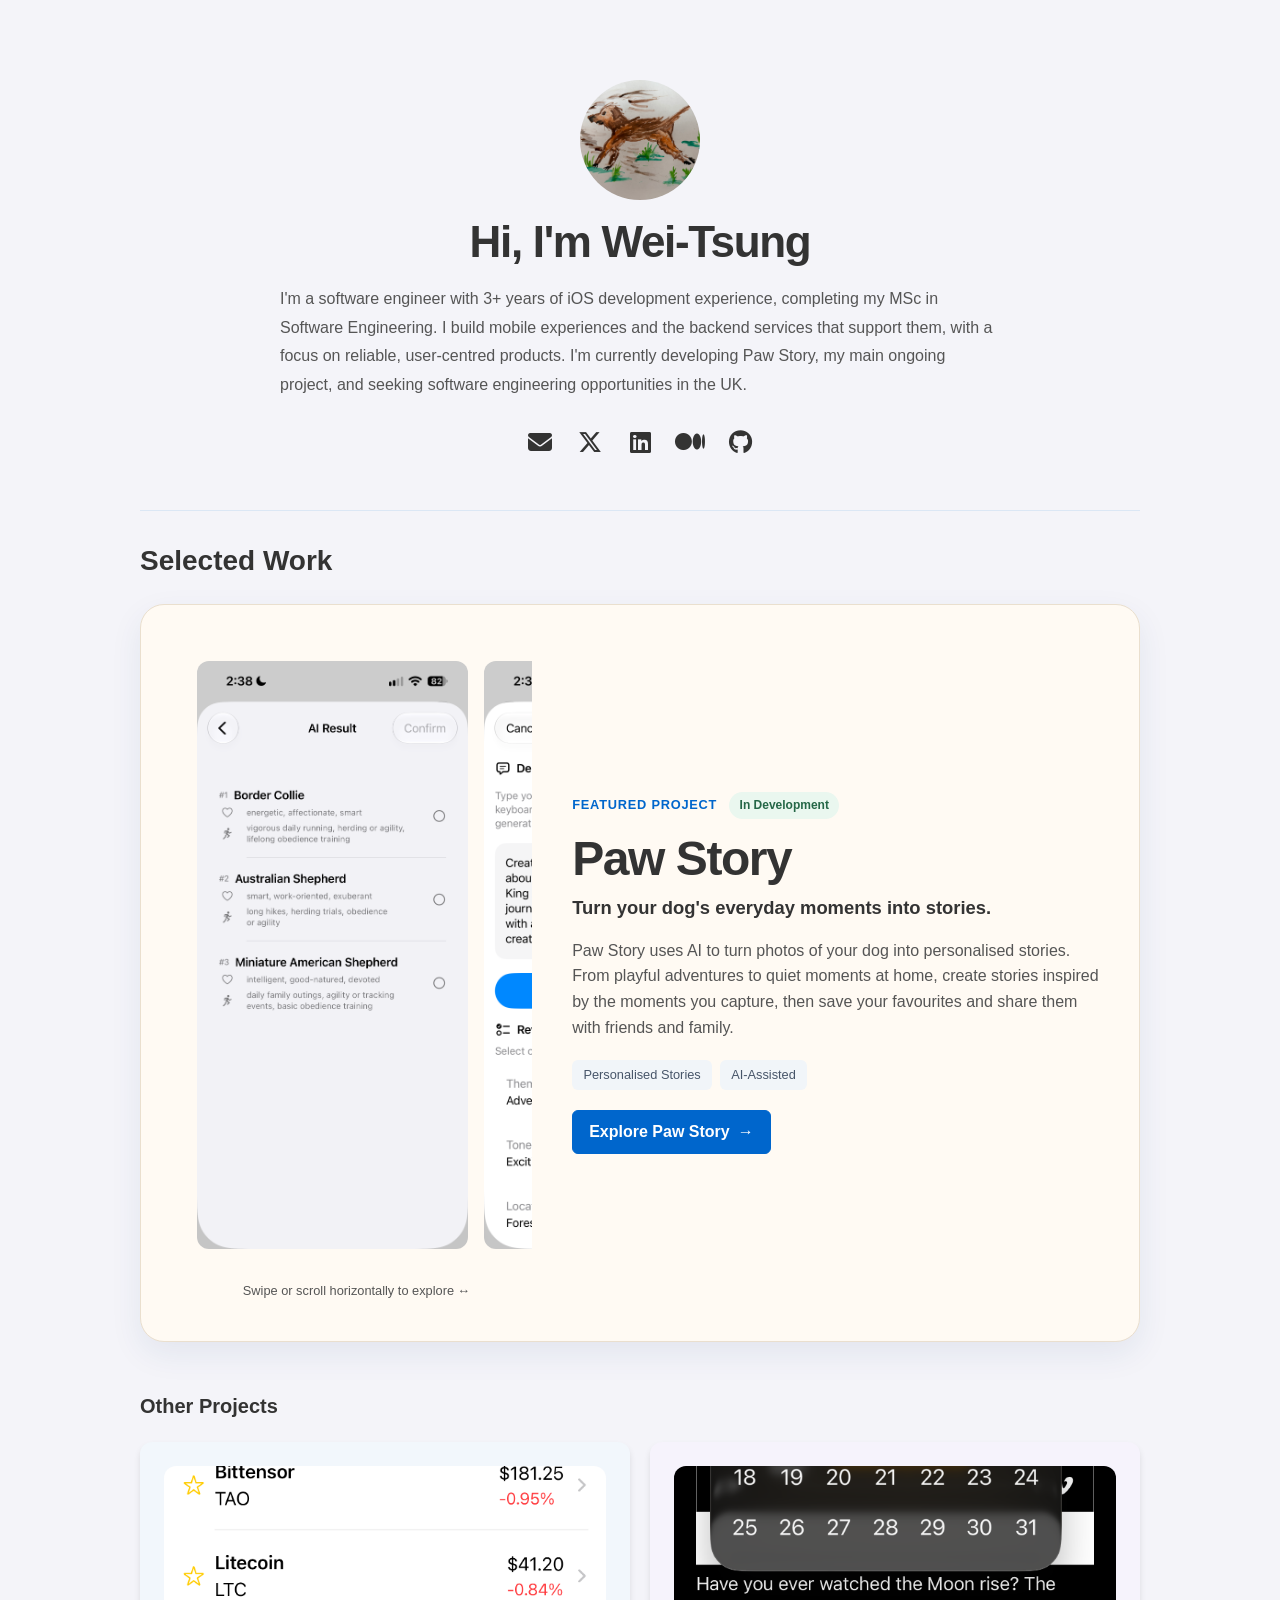
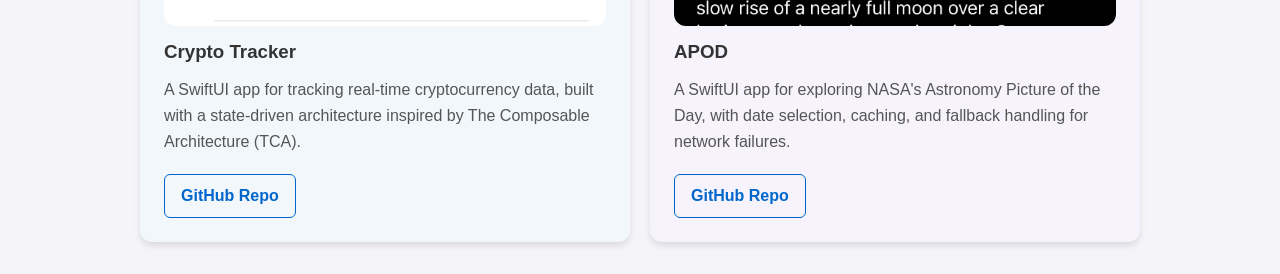
<file: index.html>
<!DOCTYPE html>
<html lang="zh-Hant">
<head>
    <meta charset="UTF-8">
    <meta name="viewport" content="width=device-width, initial-scale=1.0">
    <title> Wei-Tsung's Home Page</title>
    <link rel="stylesheet" href="https://cdnjs.cloudflare.com/ajax/libs/font-awesome/6.5.1/css/all.min.css">
    <link rel="stylesheet" href="style.css">
</head>
<body>

<div class="container">
    <header>
        <img src="images/me.JPG" alt="my photo" class="profile-pic">
        <h1>Hi, I'm Wei-Tsung</h1>
        <p class="intro">
            I'm a software engineer with 3+ years of iOS development experience,
            completing my MSc in Software Engineering.
            I build mobile experiences and the backend services that support them,
            with a focus on reliable, user-centred products.
            I'm currently developing Paw Story, my main ongoing project,
            and seeking software engineering opportunities in the UK.
        </p>
        <div class="social-links">
            <a href="mailto:weitsung46@gmail.com" aria-label="Email"><i class="fas fa-envelope fa-fw" aria-hidden="true"></i></a>
            <a href="https://x.com/William24137076" target="_blank"><i class="fab fa-x-twitter fa-fw"></i></a>
            <a href="https://www.linkedin.com/in/wei-tsung-cheng" target="_blank"><i class="fab fa-linkedin fa-fw"></i></a>
            <a href="https://medium.com/@Demian0926" target="_blank"><i class="fab fa-medium fa-fw"></i></a>
            <a href="https://github.com/WeiTsungCheng" target="_blank"><i class="fab fa-github fa-fw"></i></a>
        </div>
    </header>

    <hr>

    <section class="portfolio" aria-labelledby="portfolio-title">
        <h2 id="portfolio-title">Selected Work</h2>

        <article class="featured-project" aria-labelledby="paw-story-title">
            <div class="featured-gallery">
                <div
                    class="app-screenshots"
                    tabindex="0"
                    role="region"
                    aria-label="Paw Story app screenshots"
                    aria-describedby="gallery-hint"
                >
                    <img
                        src="images/paw-story-01.png"
                        alt="Paw Story app screenshot 1"
                        class="app-screenshot"
                    >

                    <img
                        src="images/paw-story-02.png"
                        alt="Paw Story app screenshot 2"
                        class="app-screenshot"
                        loading="lazy"
                    >

                    <img
                        src="images/paw-story-03.png"
                        alt="Paw Story app screenshot 3"
                        class="app-screenshot"
                        loading="lazy"
                    >

                    <img
                        src="images/paw-story-04.png"
                        alt="Paw Story app screenshot 4"
                        class="app-screenshot"
                        loading="lazy"
                    >
                </div>

        <p id="gallery-hint" class="gallery-hint">
            Swipe or scroll horizontally to explore
            <span aria-hidden="true">↔</span>
        </p>
    </div>

            <div class="featured-content">
                <div class="project-labels">
                    <span class="featured-label">Featured Project</span>
                    <span class="project-status">In Development</span>
                </div>

                <h3 id="paw-story-title">Paw Story</h3>

                <p class="featured-tagline">
                    Turn your dog's everyday moments into stories.
                </p>

                <p>
                    Paw Story uses AI to turn photos of your dog into personalised stories.
                    From playful adventures to quiet moments at home, create stories
                    inspired by the moments you capture, then save your favourites
                    and share them with friends and family.
                </p>

                <ul class="project-tags" aria-label="App features">
                    <li>Personalised Stories</li>
                    <li>AI-Assisted</li>
                </ul>

                <a href="paw-story/" class="btn">
                    Explore Paw Story <span aria-hidden="true">→</span>
                </a>
            </div>
        </article>

        <h3 class="other-projects-title">Other Projects</h3>

        <div class="portfolio-grid">
            <article class="card">
                <img
                    src="images/project2.png"
                    alt="Crypto Tracker project preview"
                    class="project-image"
                    loading="lazy"
                >

                <h3>Crypto Tracker</h3>

                <p>
                    A SwiftUI app for tracking real-time cryptocurrency data,
                    built with a state-driven architecture inspired by
                    The Composable Architecture (TCA).
                </p>

                <div class="card-links">
                    <a
                        href="https://github.com/WeiTsungCheng/Crypto-Tracker"
                        class="btn btn-secondary"
                        target="_blank"
                        rel="noopener noreferrer"
                    >
                        GitHub Repo
                    </a>
                </div>
            </article>

            <article class="card">
                <img
                    src="images/project3.png"
                    alt="APOD project preview"
                    class="project-image"
                    loading="lazy"
                >

                <h3>APOD</h3>

                <p>
                    A SwiftUI app for exploring NASA's Astronomy Picture of
                    the Day, with date selection, caching, and fallback
                    handling for network failures.
                </p>

                <div class="card-links">
                    <a
                        href="https://github.com/WeiTsungCheng/APOD_demo_project"
                        class="btn btn-secondary"
                        target="_blank"
                        rel="noopener noreferrer"
                    >
                        GitHub Repo
                    </a>
                </div>
            </article>
        </div>
    </section>
</div>

</body>
</html>
</file>
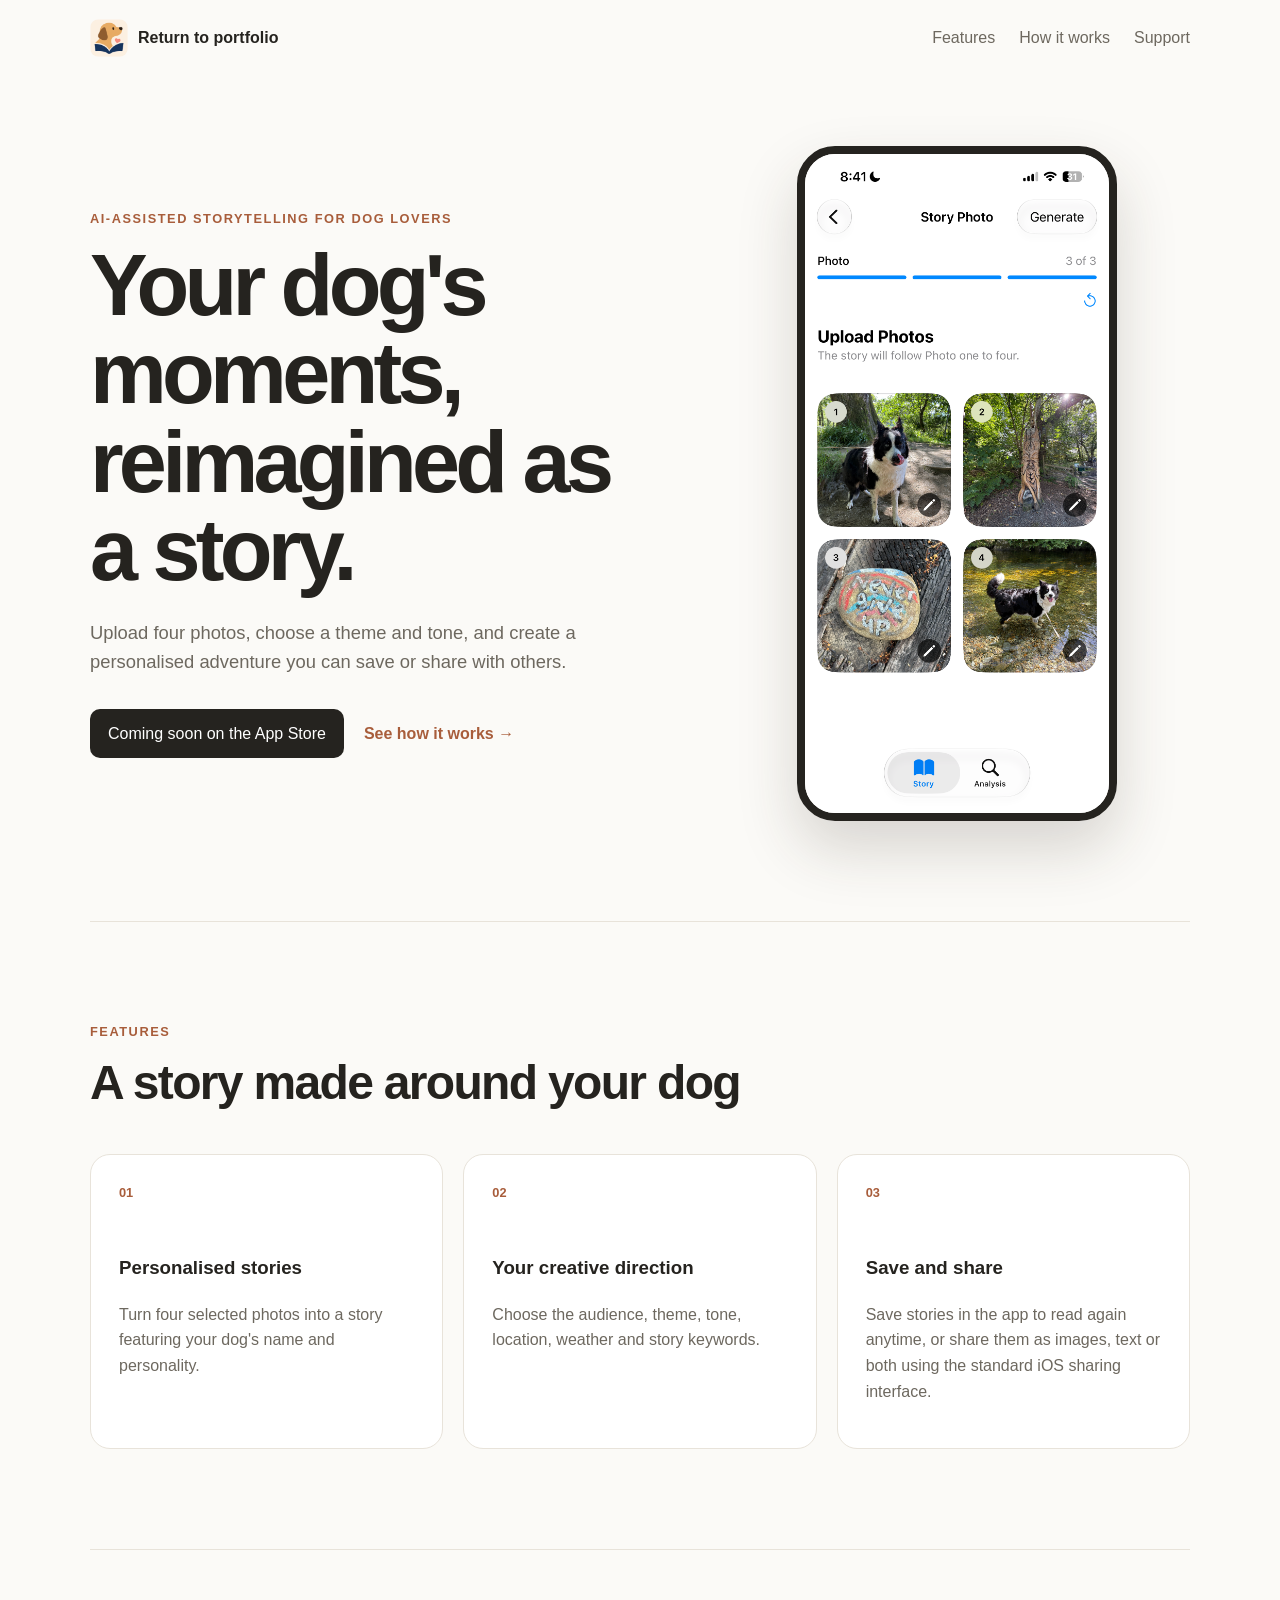
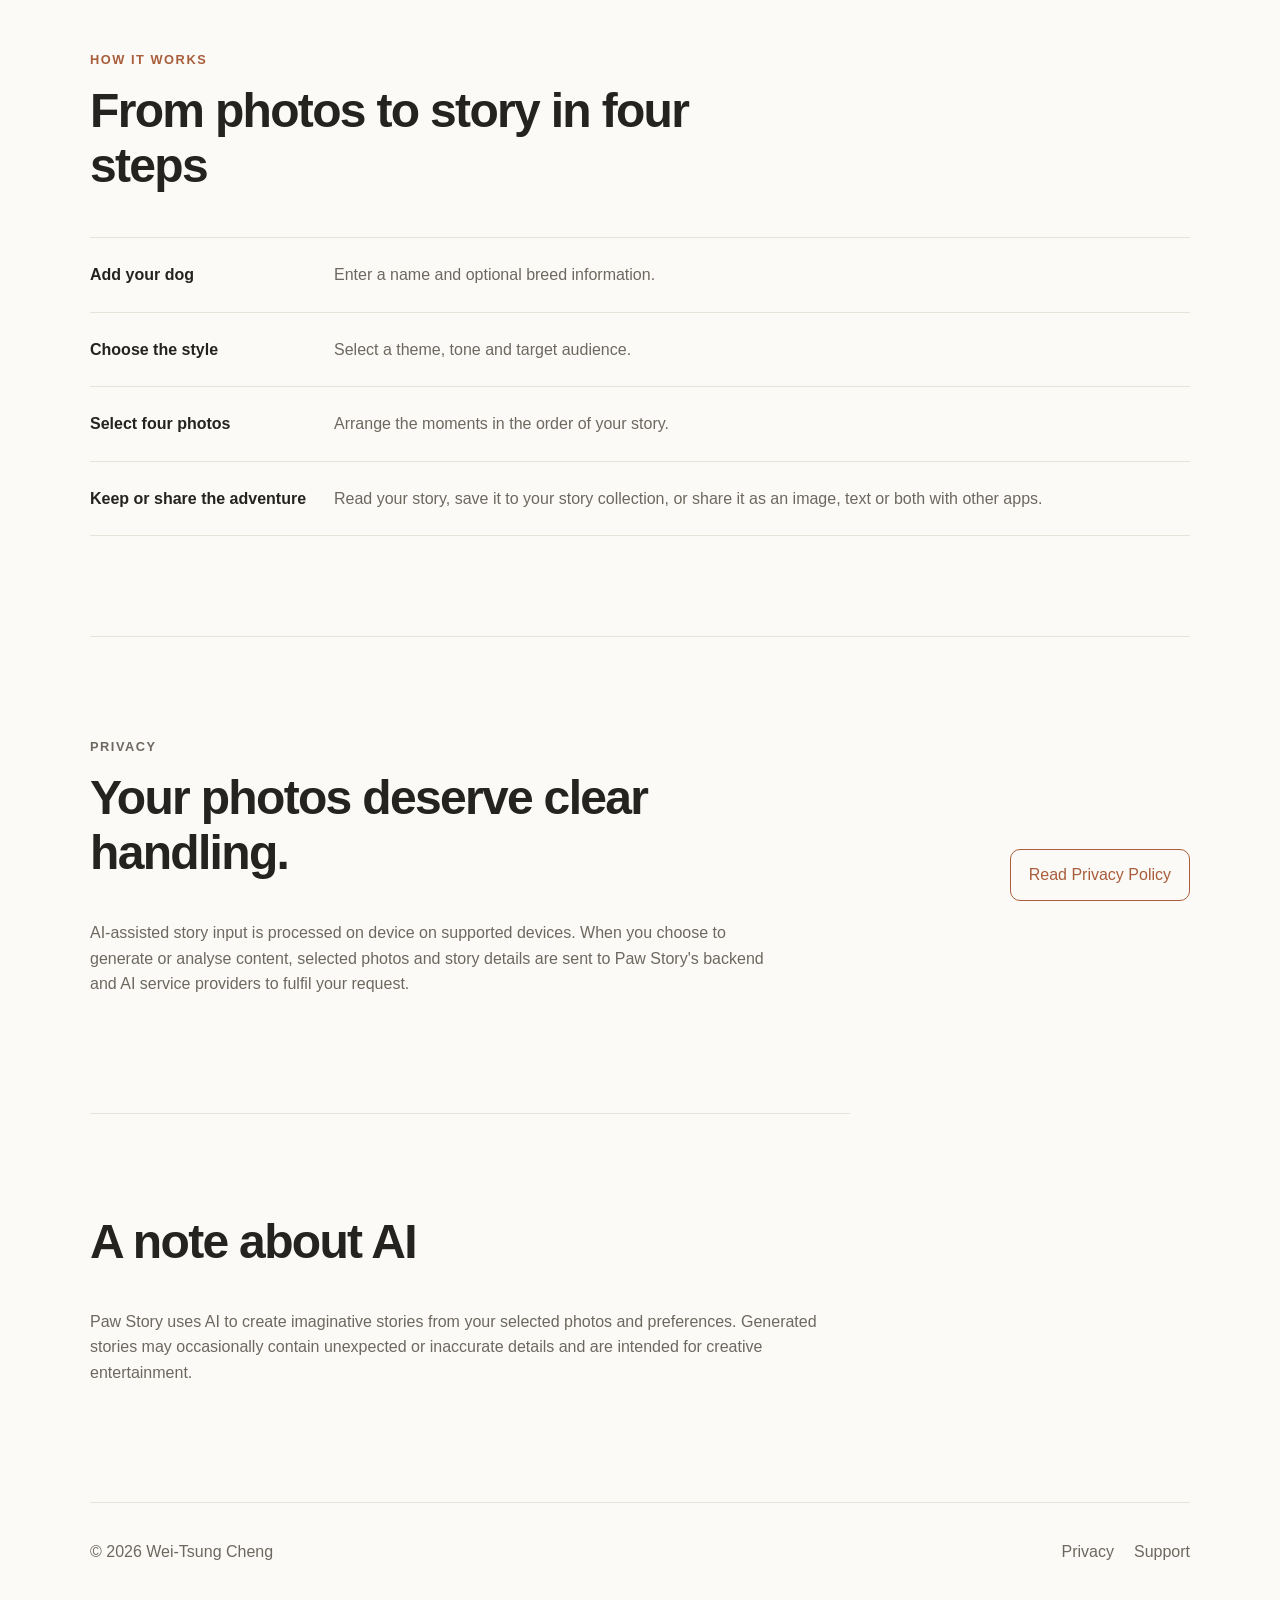
<file: paw-story/index.html>
<!DOCTYPE html>
<html lang="en">
<head>
    <meta charset="UTF-8">
    <meta name="viewport" content="width=device-width, initial-scale=1.0">

    <meta
        name="description"
        content="Paw Story transforms your dog's photos into personalised AI-assisted stories you can save and share.">

    <title>Paw Story — Your dog's moments, reimagined</title>
    <link rel="stylesheet" href="style.css">
</head>

<body>
    <header class="site-header">
        <a href="../" class="brand" aria-label="Return to portfolio">
            <img src="images/app-icon.png" alt="">
            <span>Return to portfolio</span>
        </a>

        <nav aria-label="Main navigation">
            <a href="#features">Features</a>
            <a href="#how-it-works">How it works</a>
            <a href="support/">Support</a>
        </nav>
    </header>

    <main>
        <section class="hero">
            <div class="hero-content">
                <p class="eyebrow">AI-assisted storytelling for dog lovers</p>

                <h1>Your dog's moments, reimagined as a story.</h1>

                <p class="hero-description">
                    Upload four photos, choose a theme and tone, and create a
                    personalised adventure you can save or share with others.
                </p>

                <div class="hero-actions">
                    <span class="store-button">
                        Coming soon on the App Store
                    </span>

                    <a href="#how-it-works" class="text-link">
                        See how it works →
                    </a>
                </div>
            </div>

            <div class="hero-visual">
                <img
                    src="images/story-screen.png"
                    alt="Paw Story story creation screen"
                >
            </div>
        </section>

        <section class="section" id="features">
            <div class="section-heading">
                <p class="eyebrow">Features</p>
                <h2>A story made around your dog</h2>
            </div>

            <div class="feature-grid">
                <article class="feature-card">
                    <span class="feature-number">01</span>
                    <h3>Personalised stories</h3>
                    <p>
                        Turn four selected photos into a story featuring
                        your dog's name and personality.
                    </p>
                </article>

                <article class="feature-card">
                    <span class="feature-number">02</span>
                    <h3>Your creative direction</h3>
                    <p>
                        Choose the audience, theme, tone, location,
                        weather and story keywords.
                    </p>
                </article>

                <article class="feature-card">
                    <span class="feature-number">03</span>

                    <h3>Save and share</h3>

                    <p>
                        Save stories in the app to read again anytime, or share them
                        as images, text or both using the standard iOS sharing interface.
                    </p>
                </article>
            </div>
        </section>

        <section class="section steps-section" id="how-it-works">
            <div class="section-heading">
                <p class="eyebrow">How it works</p>
                <h2>From photos to story in four steps</h2>
            </div>

            <ol class="steps">
                <li>
                    <strong>Add your dog</strong>
                    <span>Enter a name and optional breed information.</span>
                </li>

                <li>
                    <strong>Choose the style</strong>
                    <span>Select a theme, tone and target audience.</span>
                </li>

                <li>
                    <strong>Select four photos</strong>
                    <span>Arrange the moments in the order of your story.</span>
                </li>

                <li>
                    <strong>Keep or share the adventure</strong>

                    <span>
                        Read your story, save it to your story collection,
                        or share it as an image, text or both with other apps.
                    </span>
                </li>
            </ol>
        </section>

        <section class="section privacy-summary">
            <div>
                <p class="eyebrow">Privacy</p>
                <h2>Your photos deserve clear handling.</h2>

                <p>
                    AI-assisted story input is processed on device on supported devices.
                    When you choose to generate or analyse content, selected photos and
                    story details are sent to Paw Story's backend and AI service providers
                    to fulfil your request.
                </p>
            </div>

            <a href="privacy/" class="outline-button">
                Read Privacy Policy
            </a>
        </section>

        <section class="section disclaimer">
            <h2>A note about AI</h2>

            <p>
                Paw Story uses AI to create imaginative stories from your
                selected photos and preferences. Generated stories may
                occasionally contain unexpected or inaccurate details and
                are intended for creative entertainment.
            </p>
        </section>
    </main>

    <footer>
        <span>© 2026 Wei-Tsung Cheng</span>

        <div>
            <a href="privacy/">Privacy</a>
            <a href="support/">Support</a>
        </div>
    </footer>
</body>
</html>
</file>
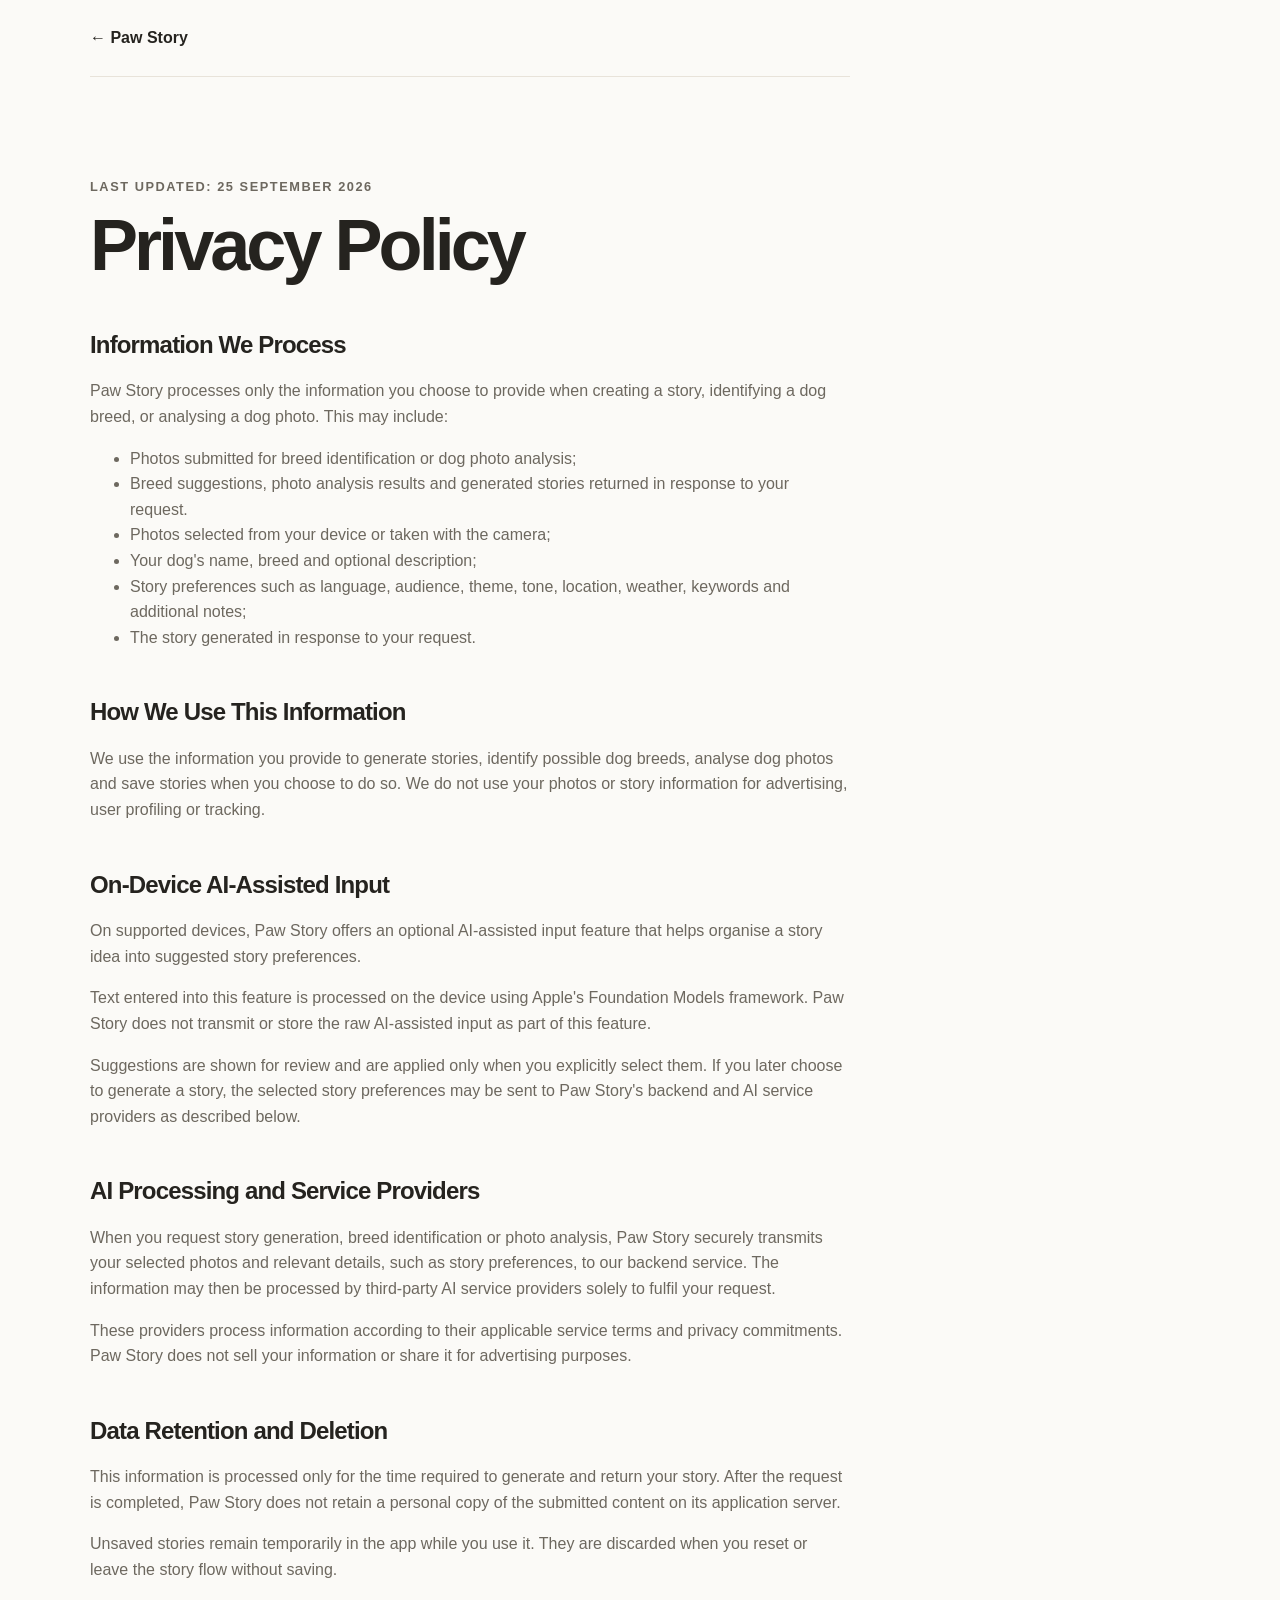
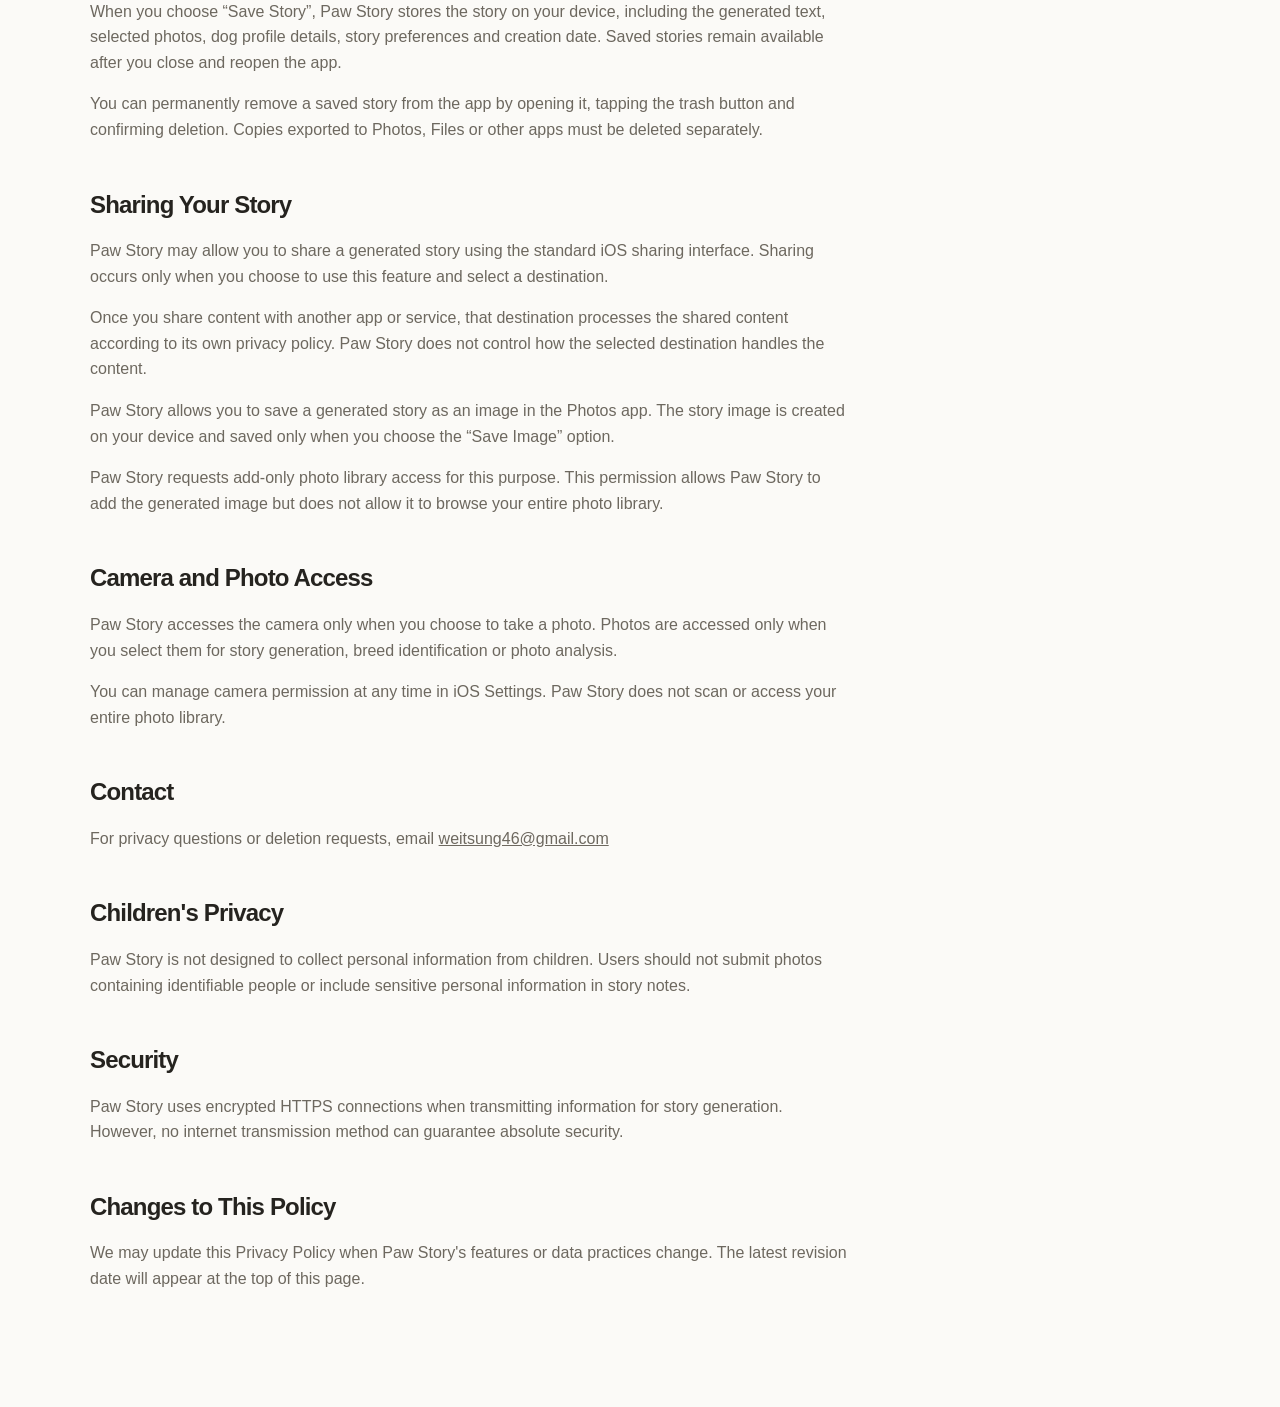
<file: paw-story/privacy/index.html>
<!DOCTYPE html>
<html lang="en">
<head>
    <meta charset="UTF-8">
    <meta name="viewport" content="width=device-width, initial-scale=1.0">
    <title>Privacy Policy — Paw Story</title>
    <link rel="stylesheet" href="../style.css">
</head>

<body>
    <header class="site-header">
        <a href="../" class="brand">← Paw Story</a>
    </header>

    <main>
        <article class="section legal-page">
            <p class="eyebrow">Last updated: 25 September 2026</p>
            <h1>Privacy Policy</h1>

            <h2>Information We Process</h2>
            <p>
                Paw Story processes only the information you choose to provide
                when creating a story, identifying a dog breed, or analysing a dog photo. This may include:
            </p>
            <ul>
                <li>Photos submitted for breed identification or dog photo analysis;</li>
                <li>Breed suggestions, photo analysis results and generated stories
                    returned in response to your request.
                </li>
                <li>Photos selected from your device or taken with the camera;</li>
                <li>Your dog's name, breed and optional description;</li>
                <li>
                    Story preferences such as language, audience, theme, tone,
                    location, weather, keywords and additional notes;
                </li>
                <li>The story generated in response to your request.</li>
            </ul>

            <h2>How We Use This Information</h2>
            <p>
                We use the information you provide to generate stories, identify possible
                dog breeds, analyse dog photos and save stories when you choose to do so.
                We do not use your photos or story information for advertising,
                user profiling or tracking.
            </p>

            <h2>On-Device AI-Assisted Input</h2>
            <p>
                On supported devices, Paw Story offers an optional AI-assisted
                input feature that helps organise a story idea into suggested
                story preferences.
            </p>
            <p>
                Text entered into this feature is processed on the device using
                Apple's Foundation Models framework. Paw Story does not transmit
                or store the raw AI-assisted input as part of this feature.
            </p>
            <p>
                Suggestions are shown for review and are applied only when you
                explicitly select them. If you later choose to generate a story,
                the selected story preferences may be sent to Paw Story's backend
                and AI service providers as described below.
            </p>

            <h2>AI Processing and Service Providers</h2>
            <p>
                When you request story generation, breed identification or photo
                analysis, Paw Story securely transmits your selected photos and
                relevant details, such as story preferences, to our backend service.
                The information may then be processed by third-party AI service
                providers solely to fulfil your request.
            </p>
            <p>
                These providers process information according to their applicable
                service terms and privacy commitments. Paw Story does not sell
                your information or share it for advertising purposes.
            </p>

            <h2>Data Retention and Deletion</h2>
            <p>
            This information is processed only for the time required to
            generate and return your story. After the request is completed,
            Paw Story does not retain a personal copy of the submitted
            content on its application server.
            </p>
            <p>
                Unsaved stories remain temporarily in the app while you use it.
                They are discarded when you reset or leave the story flow without saving.
            </p>
            <p>
                When you choose “Save Story”, Paw Story stores the story on your device,
                including the generated text, selected photos, dog profile details,
                story preferences and creation date. Saved stories remain available
                after you close and reopen the app.
            </p>
            <p>
                You can permanently remove a saved story from the app by opening it,
                tapping the trash button and confirming deletion.
                Copies exported to Photos, Files or other apps must be deleted separately.
            </p>

            <h2>Sharing Your Story</h2>
            <p>
                Paw Story may allow you to share a generated story using the
                standard iOS sharing interface. Sharing occurs only when you
                choose to use this feature and select a destination.
            </p>
            <p>
                Once you share content with another app or service, that
                destination processes the shared content according to its own
                privacy policy. Paw Story does not control how the selected
                destination handles the content.
            </p>
            <p>
                Paw Story allows you to save a generated story as an image in
                the Photos app. The story image is created on your device and
                saved only when you choose the “Save Image” option.
            </p>
            <p>
                Paw Story requests add-only photo library access for this
                purpose. This permission allows Paw Story to add the generated
                image but does not allow it to browse your entire photo library.
            </p>

            <h2>Camera and Photo Access</h2>
            <p>
                Paw Story accesses the camera only when you choose to take a
                photo. Photos are accessed only when you select them for story
                generation, breed identification or photo analysis.
            </p>

            <p>
                You can manage camera permission at any time in iOS Settings.
                Paw Story does not scan or access your entire photo library.
            </p>

            <h2>Contact</h2>
            <p>
                For privacy questions or deletion requests, email
                <a href="mailto:weitsung46@gmail.com">
                    weitsung46@gmail.com
                </a>
            </p>

            <h2>Children's Privacy</h2>
            <p>
                Paw Story is not designed to collect personal information from
                children. Users should not submit photos containing identifiable
                people or include sensitive personal information in story notes.
            </p>

            <h2>Security</h2>
            <p>
                Paw Story uses encrypted HTTPS connections when transmitting
                information for story generation. However, no internet
                transmission method can guarantee absolute security.
            </p>

            <h2>Changes to This Policy</h2>
            <p>
                We may update this Privacy Policy when Paw Story's features or
                data practices change. The latest revision date will appear at
                the top of this page.
            </p>
        </article>
    </main>
</body>
</html>
</file>
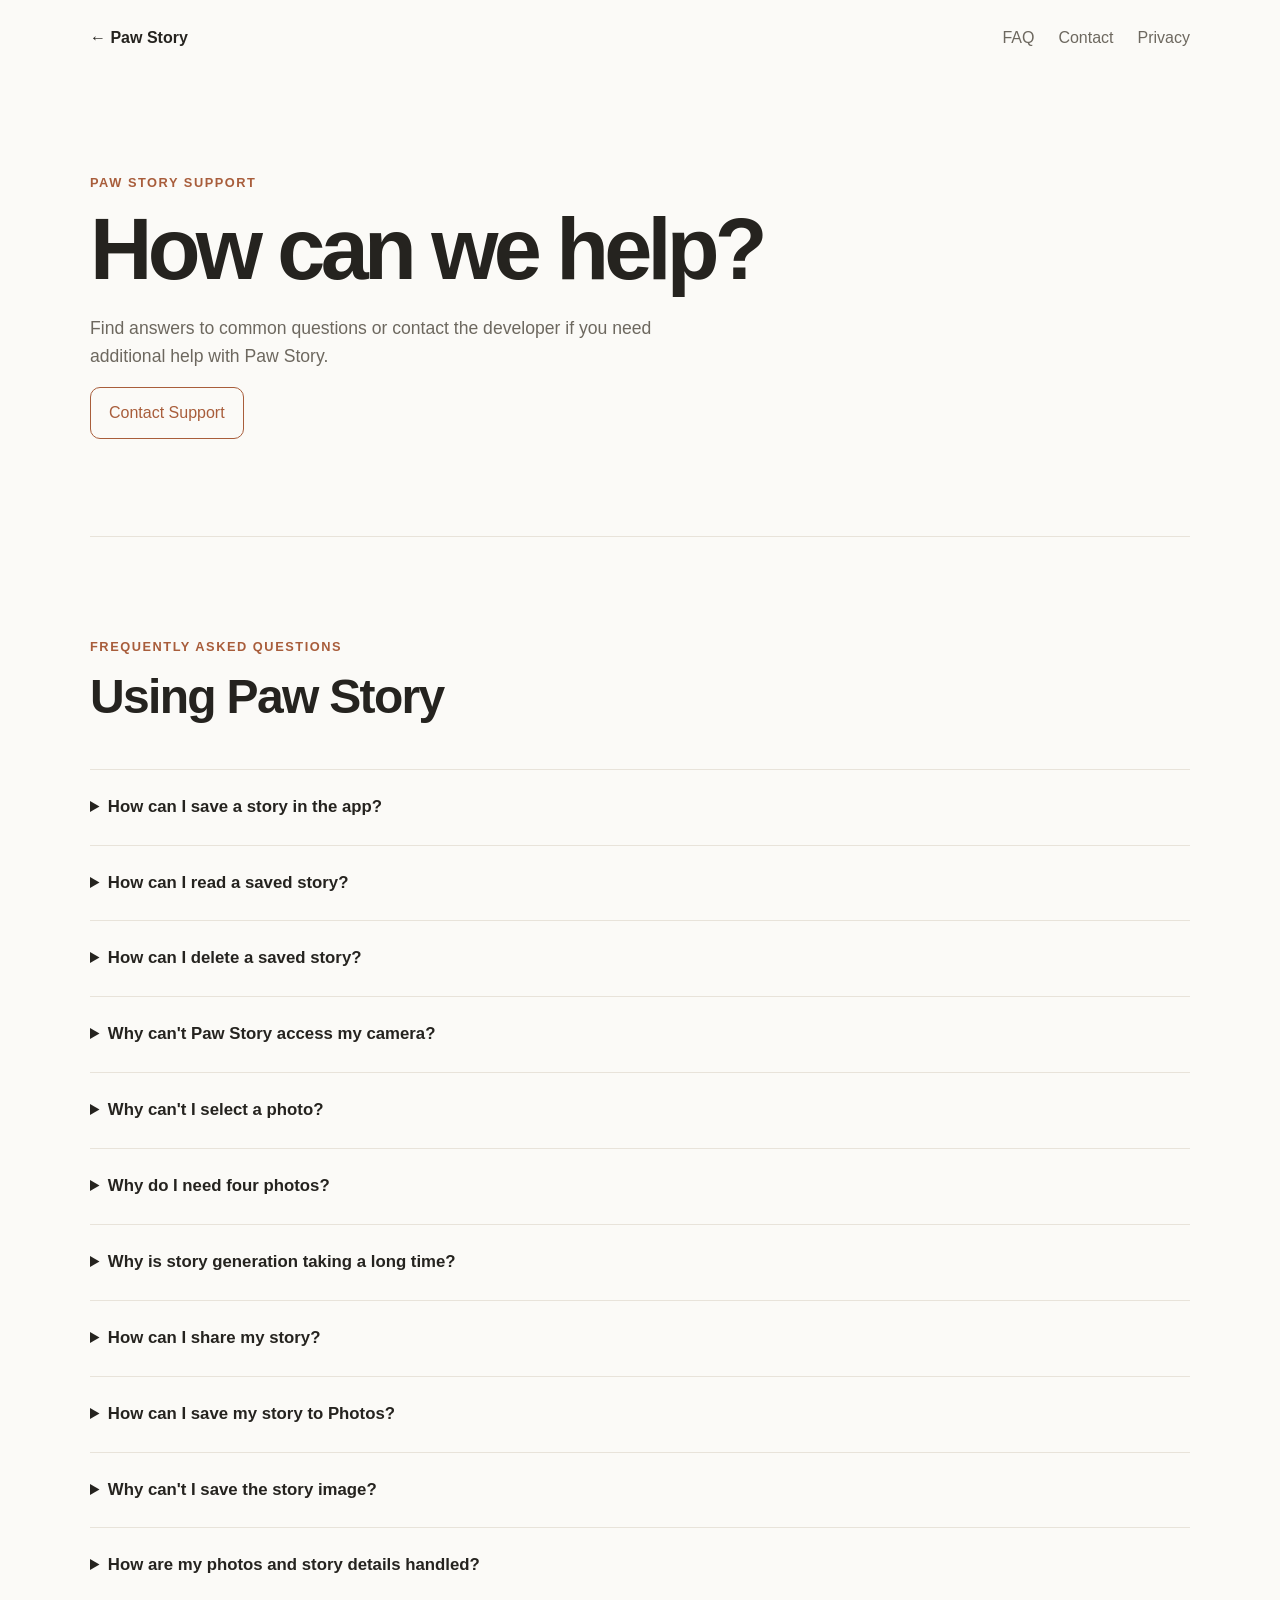
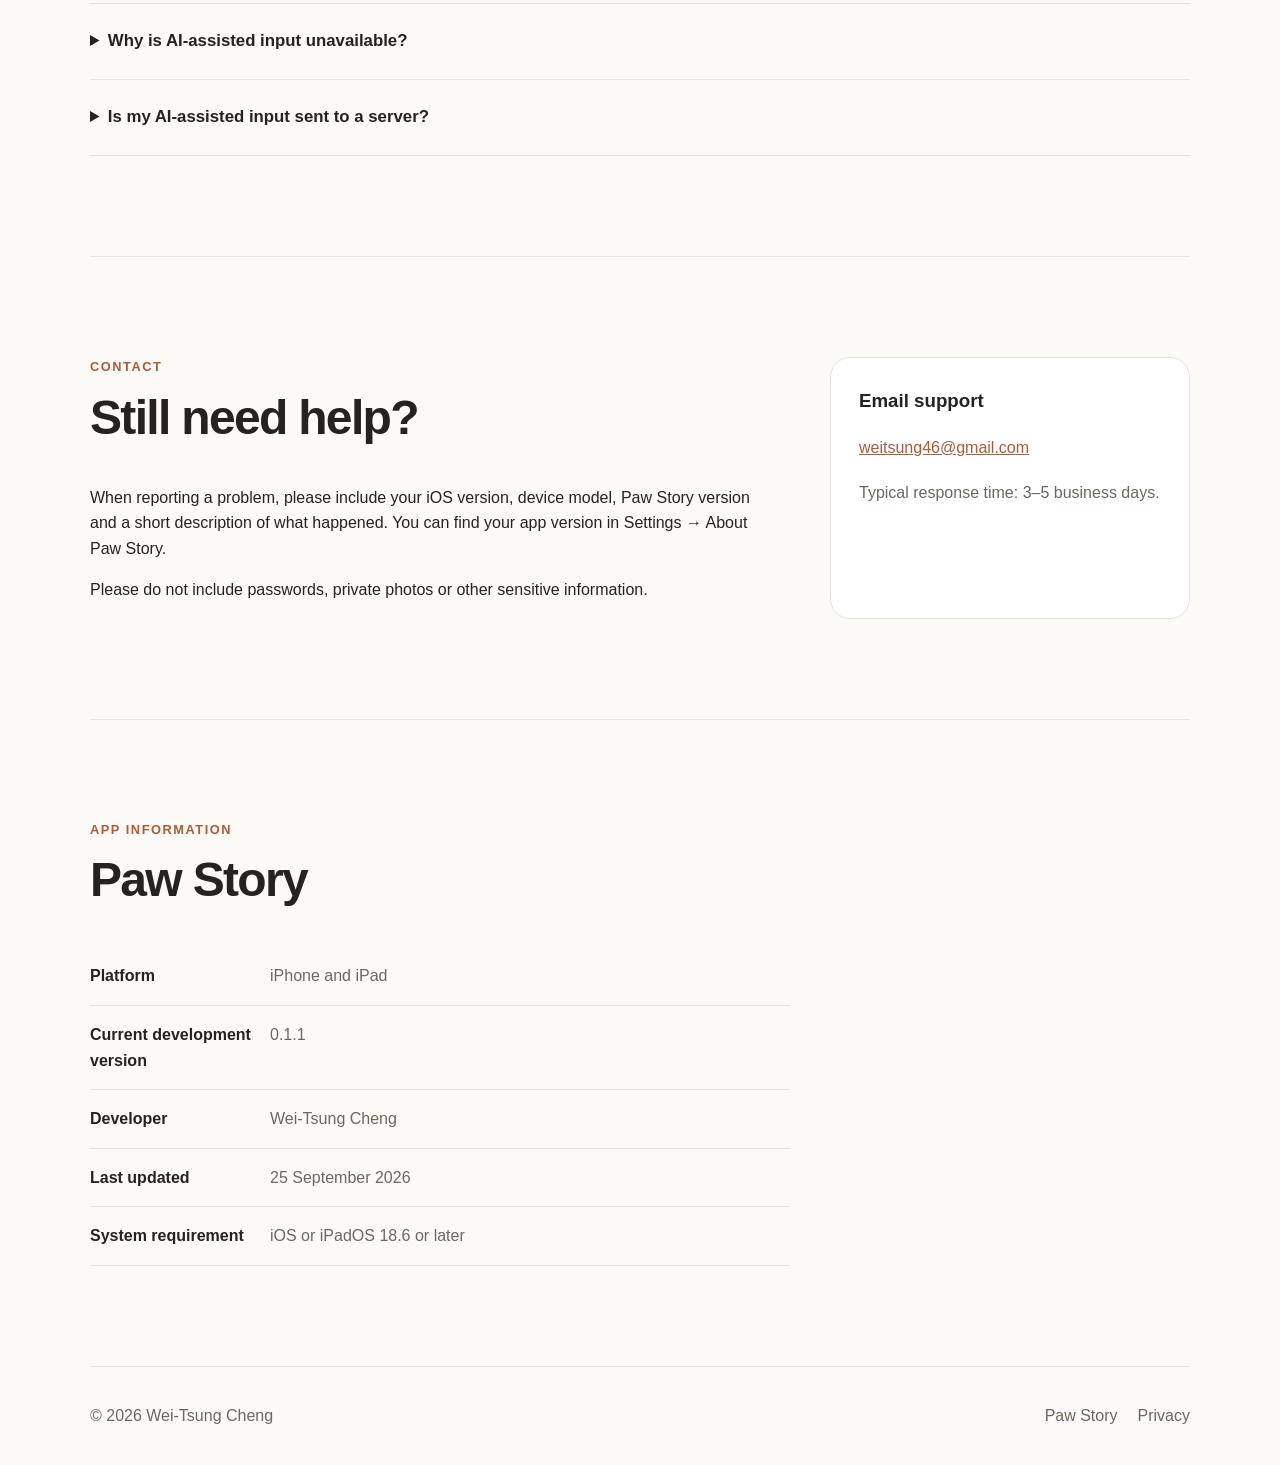
<file: paw-story/support/index.html>
<!DOCTYPE html>
<html lang="en">
<head>
    <meta charset="UTF-8">
    <meta name="viewport" content="width=device-width, initial-scale=1.0">

    <meta
        name="description"
        content="Help, frequently asked questions and contact information for Paw Story."
    >

    <title>Support — Paw Story</title>
    <link rel="stylesheet" href="../style.css">
</head>

<body>
    <header class="site-header">
        <a href="../" class="brand" aria-label="Return to Paw Story">
            <span>← Paw Story</span>
        </a>

        <nav aria-label="Support navigation">
            <a href="#faq">FAQ</a>
            <a href="#contact">Contact</a>
            <a href="../privacy/">Privacy</a>
        </nav>
    </header>

    <main>
        <section class="support-hero">
            <p class="eyebrow">Paw Story Support</p>
            <h1>How can we help?</h1>

            <p>
                Find answers to common questions or contact the developer
                if you need additional help with Paw Story.
            </p>

            <a
                href="mailto:weitsung46@gmail.com?subject=Paw%20Story%20Support"
                class="outline-button"
            >
                Contact Support
            </a>
        </section>

        <section class="section" id="faq">
            <div class="section-heading">
                <p class="eyebrow">Frequently asked questions</p>
                <h2>Using Paw Story</h2>
            </div>

            <div class="faq-list">
                <details>
                    <summary>How can I save a story in the app?</summary>
                    <p>
                        After generating a story, tap “Complete”, then “Save Story”.
                        Your saved story will appear in the Stories tab.
                    </p>
                </details>

                <details>
                    <summary>How can I read a saved story?</summary>
                    <p>
                        Open the Stories tab and tap a story to read it again.
                        You can also share it from the story screen.
                    </p>
                </details>

                <details>
                    <summary>How can I delete a saved story?</summary>
                    <p>
                        Open the saved story, tap the trash button and confirm deletion.
                        This permanently removes the story from the app.
                        Copies saved to Photos, Files or shared with other apps
                        must be deleted separately.
                    </p>
                </details>

                <details>
                    <summary>Why can't Paw Story access my camera?</summary>

                    <p>
                        Camera access may have been disabled. Open the iOS
                        Settings app, select Paw Story, and enable Camera access.
                        You can also choose existing photos from your photo
                        library instead.
                    </p>
                </details>

                <details>
                    <summary>Why can't I select a photo?</summary>

                    <p>
                        Try selecting the photo again or choosing another supported
                        image. If the problem continues, close and reopen Paw Story.
                    </p>
                </details>

                <details>
                    <summary>Why do I need four photos?</summary>

                    <p>
                        Paw Story uses four photos to create the sequence of
                        your story. The generated story follows the photos in
                        the order they appear in the app.
                    </p>
                </details>

                <details>
                    <summary>Why is story generation taking a long time?</summary>

                    <p>
                        Story generation requires an internet connection and
                        may take longer when the AI service is busy. Check your
                        connection and try again after a short wait.
                    </p>
                </details>

                <details>
                    <summary>How can I share my story?</summary>

                    <p>
                        Open a generated or saved story and tap the Share button. You can
                        share the story as an image, as text, or as both image and
                        text using the standard iOS sharing interface.
                    </p>
                </details>

                <details>
                    <summary>How can I save my story to Photos?</summary>

                    <p>
                        Open a story, tap the share button and choose “Image”.
                        In the iOS share sheet, select “Save Image” to save the
                        story image to Photos.
                    </p>
                </details>    
                
                <details>
                    <summary>Why can't I save the story image?</summary>

                    <p>
                        Paw Story needs permission to add the generated image to
                        your photo library. Open iOS Settings, select Paw Story,
                        and allow it to add photos.
                    </p>
                </details>

                <details>
                    <summary>How are my photos and story details handled?</summary>

                    <p>
                        Selected photos and story details are sent to Paw
                        Story's service providers to provide AI-assisted
                        features. For further information, read the
                        <a href="../privacy/">Privacy Policy</a>.
                    </p>
                </details>

                <details>
                    <summary>Why is AI-assisted input unavailable?</summary>
                    <p>
                        AI-assisted input requires iOS 26 or later, a compatible
                        Apple Intelligence device, Apple Intelligence to be enabled,
                        and the on-device model to be ready. You can continue filling
                        out story preferences manually when the feature is unavailable.
                    </p>
                </details>
                
                <details>
                    <summary>Is my AI-assisted input sent to a server?</summary>
                    <p>
                        On supported devices, the raw text entered into AI-assisted
                        input is processed on device. If you apply suggestions and
                        later generate a story, the selected story details and photos
                        are sent to Paw Story's backend and AI service providers to
                        fulfil that request.
                    </p>
                </details>

            </div>
        </section>

        <section class="section contact-section" id="contact">
            <div>
                <p class="eyebrow">Contact</p>
                <h2>Still need help?</h2>

                <p>
                    When reporting a problem, please include your iOS version,
                    device model, Paw Story version and a short description of
                    what happened. You can find your app version in
                    Settings → About Paw Story.
                </p>

                <p>
                    Please do not include passwords, private photos or other
                    sensitive information.
                </p>
            </div>

            <div class="contact-card">
                <h3>Email support</h3>

                <a href="mailto:weitsung46@gmail.com?subject=Paw%20Story%20Support">
                    weitsung46@gmail.com
                </a>

                <p>Typical response time: 3–5 business days.</p>
            </div>
        </section>

        <section class="section app-information">
            <p class="eyebrow">App information</p>
            <h2>Paw Story</h2>

            <dl>
                <div>
                    <dt>Platform</dt>
                    <dd>iPhone and iPad</dd>
                </div>

                <div>
                    <dt>Current development version</dt>
                    <dd>0.1.1</dd>
                </div>

                <div>
                    <dt>Developer</dt>
                    <dd>Wei-Tsung Cheng</dd>
                </div>

                <div>
                    <dt>Last updated</dt>
                    <dd>25 September 2026</dd>
                </div>

                <div>
                    <dt>System requirement</dt>
                    <dd>iOS or iPadOS 18.6 or later</dd>
                </div>
            </dl>
        </section>
    </main>

    <footer>
        <span>© 2026 Wei-Tsung Cheng</span>

        <div>
            <a href="../">Paw Story</a>
            <a href="../privacy/">Privacy</a>
        </div>
    </footer>
</body>
</html>
</file>
<file: style.css>
/* =========================
   Base
   ========================= */

:root {
    --text-color: #333;
    --muted-color: #555;
    --accent-color: #0066cc;
    --accent-hover: #0055aa;
    --bg-color: #f4f4f9;
    --surface-color: #fff;
    --border-color: #dbe7f5;
    --gallery-bg: #eef5ff;
}

*,
*::before,
*::after {
    box-sizing: border-box;
}

body {
    margin: 0;
    color: var(--text-color);
    background: var(--bg-color);
    font-family:
        -apple-system, BlinkMacSystemFont, "Segoe UI", Roboto, sans-serif;
    line-height: 1.6;
}

img {
    display: block;
    max-width: 100%;
}

a:focus-visible,
.app-screenshots:focus-visible {
    outline: 3px solid var(--accent-color);
    outline-offset: 4px;
}

.container {
    width: 100%;
    max-width: 1064px;
    margin: 0 auto;
    padding: 2rem;
}

hr {
    margin: 0;
    border: 0;
    border-top: 1px solid var(--border-color);
}


/* =========================
   Introduction
   ========================= */

header {
    padding: 3rem 0;
    text-align: center;
}

.profile-pic {
    width: 120px;
    height: 120px;
    margin: 0 auto 1rem;
    border-radius: 50%;
    background: #ddd;
    object-fit: cover;
}

header h1 {
    margin: 0 0 1rem;
    font-size: clamp(2rem, 5vw, 2.75rem);
    line-height: 1.2;
    letter-spacing: -0.03em;
}

.intro {
    max-width: 720px;
    margin: 0 auto;
    color: var(--muted-color);
    text-align: left;
    line-height: 1.8;
}

.social-links {
    display: flex;
    flex-wrap: wrap;
    justify-content: center;
    gap: 20px;
    margin: 1.5rem 0 0;
    font-size: 1.5rem;
}

.social-links a {
    color: var(--text-color);
    text-decoration: none;
    transition: color 0.2s ease;
}

.social-links a:hover {
    color: var(--accent-color);
}


/* =========================
   Portfolio
   ========================= */

.portfolio {
    padding-top: 1rem;
}

.portfolio > h2 {
    margin: 1rem 0 1.5rem;
    font-size: 1.75rem;
    line-height: 1.3;
}


/* =========================
   Paw Story — Layout
   ========================= */

.featured-project {
    display: grid;
    grid-template-columns: minmax(0, 0.8fr) minmax(0, 1.2fr);
    align-items: center;
    gap: 2.5rem;
    padding: 2.5rem;
    background: var(--surface-color);
    border: 1px solid var(--border-color);
    border-radius: 24px;
    box-shadow: 0 12px 32px rgba(26, 65, 110, 0.08);
}

.featured-gallery,
.featured-content {
    min-width: 0;
}


/* =========================
   Paw Story — Screenshots
   ========================= */

.app-screenshots {
    display: flex;
    align-items: flex-start;
    gap: 1rem;
    width: 100%;
    padding: 1rem 1rem 1.25rem;
    background: var(--surface-color);
    border-radius: 0;

    overflow-x: auto;
    scroll-snap-type: x mandatory;
    scroll-padding-inline: 1rem;

    scrollbar-width: thin;
    scrollbar-color: #a3a3ad #eeeeF2;
}

.app-screenshot {
    flex: 0 0 auto;
    width: 85%;
    max-width: 280px;
    height: auto;
    border-radius: 12px;
    object-fit: contain;
    scroll-snap-align: start;
}

.gallery-hint {
    margin: 0.75rem 0 0;
    color: var(--muted-color);
    font-size: 0.8rem;
    text-align: center;
}


/* =========================
   Paw Story — Content
   ========================= */

.project-labels {
    display: flex;
    flex-wrap: wrap;
    align-items: center;
    gap: 0.75rem;
}

.featured-label {
    color: var(--accent-color);
    font-size: 0.8rem;
    font-weight: 700;
    letter-spacing: 0.06em;
    text-transform: uppercase;
}

.project-status {
    padding: 0.25rem 0.65rem;
    color: #256747;
    background: #eaf7ef;
    border-radius: 999px;
    font-size: 0.75rem;
    font-weight: 600;
}

.featured-content h3 {
    margin: 0.75rem 0 0.5rem;
    font-size: clamp(2rem, 4vw, 3rem);
    line-height: 1.15;
    letter-spacing: -0.03em;
}

.featured-content > p {
    margin: 0 0 1rem;
    color: var(--muted-color);
}

.featured-content > .featured-tagline {
    color: var(--text-color);
    font-size: 1.15rem;
    font-weight: 600;
    line-height: 1.5;
}

.project-tags {
    display: flex;
    flex-wrap: wrap;
    gap: 0.5rem;
    margin: 1.25rem 0;
    padding: 0;
    list-style: none;
}

.project-tags li {
    padding: 0.3rem 0.7rem;
    color: #475569;
    background: #f1f5f9;
    border-radius: 6px;
    font-size: 0.8rem;
}


/* =========================
   Other Projects
   ========================= */

.other-projects-title {
    margin: 3rem 0 1.25rem;
    font-size: 1.25rem;
}

.portfolio-grid {
    display: grid;
    grid-template-columns: repeat(2, minmax(0, 1fr));
    gap: 20px;
}

.card {
    display: flex;
    flex-direction: column;
    min-width: 0;
    padding: 1.5rem;
    background: var(--surface-color);
    border-radius: 12px;
    box-shadow: 0 4px 6px rgba(0, 0, 0, 0.1);
    transition: transform 0.2s ease;
}

.project-image {
    width: 100%;
    height: 160px;
    margin-bottom: 0.8rem;
    border-radius: 12px;
    object-fit: cover;
}

.card h3 {
    margin: 0 0 0.75rem;
    line-height: 1.4;
}

.card p {
    margin: 0 0 1.25rem;
    color: var(--muted-color);
}

.card-links {
    display: flex;
    flex-wrap: wrap;
    gap: 10px;
    margin-top: auto;
}


/* =========================
   Buttons
   ========================= */

.btn {
    display: inline-flex;
    align-items: center;
    justify-content: center;
    gap: 0.5rem;
    min-height: 44px;
    padding: 0.5rem 1rem;
    color: #fff;
    background: var(--accent-color);
    border: 1px solid var(--accent-color);
    border-radius: 6px;
    font-weight: 600;
    text-align: center;
    text-decoration: none;
    transition:
        color 0.2s ease,
        background-color 0.2s ease,
        border-color 0.2s ease;
}

.btn:hover {
    background: var(--accent-hover);
    border-color: var(--accent-hover);
}

.btn-secondary {
    color: var(--accent-color);
    background: transparent;
}

.btn-secondary:hover {
    color: #fff;
    background: var(--accent-color);
    border-color: var(--accent-color);
}


/* =========================
   Responsive Layout
   ========================= */

@media (max-width: 767px) {
    .container {
        padding: 1.25rem;
    }

    header {
        padding: 2rem 0;
    }

    .featured-project {
        grid-template-columns: 1fr;
        gap: 1.5rem;
        padding: 1.5rem;
    }
}

@media (max-width: 639px) {
    .portfolio-grid {
        grid-template-columns: 1fr;
    }
}


/* =========================
   Motion & Interaction
   ========================= */

@media (hover: hover) and (prefers-reduced-motion: no-preference) {
    .card:hover {
        transform: translateY(-5px);
    }
}

@media (prefers-reduced-motion: reduce) {
    .social-links a,
    .card,
    .btn {
        transition: none;
    }
}


.featured-project {
    background: #fffaf3;
    border-color: #eadfce;
}

.app-screenshots {
    background: transparent;
    scrollbar-color: #b7afa3 #eee7dd;
}

.portfolio-grid > .card:first-child {
    background: #f2f7fc;
}

.portfolio-grid > .card:nth-child(2) {
    background: #f6f3fc;
}
</file>
<file: paw-story/style.css>
:root {
    --background: #fbfaf7;
    --surface: #ffffff;
    --text: #25231f;
    --muted: #6d685f;
    --accent: #a85d3b;
    --accent-dark: #814329;
    --border: #e8e3da;
    --soft-accent: #f4e8df;
    --max-width: 1100px;
}

* {
    box-sizing: border-box;
}

html {
    scroll-behavior: smooth;
}

body {
    margin: 0;
    background: var(--background);
    color: var(--text);
    font-family:
        -apple-system,
        BlinkMacSystemFont,
        "Segoe UI",
        sans-serif;
    line-height: 1.6;
}

img {
    display: block;
    max-width: 100%;
}

a {
    color: inherit;
}

.site-header,
main,
footer {
    width: min(calc(100% - 40px), var(--max-width));
    margin-inline: auto;
}

.site-header {
    min-height: 76px;
    display: flex;
    align-items: center;
    justify-content: space-between;
    gap: 24px;
}

.brand {
    display: flex;
    align-items: center;
    gap: 10px;
    color: var(--text);
    font-weight: 700;
    text-decoration: none;
}

.brand img {
    width: 38px;
    height: 38px;
    border-radius: 9px;
}

nav {
    display: flex;
    flex-wrap: wrap;
    gap: 24px;
}

nav a,
footer a {
    color: var(--muted);
    text-decoration: none;
}

nav a:hover,
footer a:hover,
.text-link:hover {
    color: var(--accent);
}

.hero {
    min-height: 650px;
    display: grid;
    grid-template-columns: 1.1fr 0.9fr;
    align-items: center;
    gap: 64px;
    padding: 70px 0 100px;
}

.eyebrow {
    margin: 0 0 12px;
    color: var(--accent);
    font-size: 0.8rem;
    font-weight: 700;
    letter-spacing: 0.12em;
    text-transform: uppercase;
}

h1,
h2,
h3,
p {
    margin-top: 0;
}

h1 {
    max-width: 720px;
    margin-bottom: 24px;
    font-size: clamp(2.8rem, 7vw, 5.4rem);
    line-height: 1.02;
    letter-spacing: -0.055em;
}

h2 {
    font-size: clamp(2rem, 4vw, 3rem);
    line-height: 1.15;
    letter-spacing: -0.035em;
}

.hero-description {
    max-width: 590px;
    color: var(--muted);
    font-size: 1.15rem;
}

.hero-actions {
    display: flex;
    flex-wrap: wrap;
    align-items: center;
    gap: 20px;
    margin-top: 32px;
}

.store-button,
.outline-button {
    display: inline-block;
    border-radius: 10px;
    padding: 12px 18px;
    text-decoration: none;
}

.store-button {
    background: var(--text);
    color: white;
}

.outline-button {
    border: 1px solid var(--accent);
    color: var(--accent);
    white-space: nowrap;
}

.outline-button:hover {
    background: var(--accent);
    color: white;
}

.text-link {
    color: var(--accent);
    font-weight: 600;
    text-decoration: none;
}

.hero-visual {
    display: flex;
    justify-content: center;
}

.hero-visual img {
    width: min(100%, 320px);
    border: 8px solid var(--text);
    border-radius: 38px;
    box-shadow: 0 28px 60px rgb(57 42 31 / 18%);
}

.section {
    padding: 100px 0;
    border-top: 1px solid var(--border);
}

.section-heading {
    max-width: 680px;
    margin-bottom: 44px;
}

.feature-grid {
    display: grid;
    grid-template-columns: repeat(3, 1fr);
    gap: 20px;
}

.feature-card {
    min-height: 250px;
    padding: 28px;
    background: var(--surface);
    border: 1px solid var(--border);
    border-radius: 20px;
}

.feature-card p,
.steps span,
.privacy-summary p,
.disclaimer p {
    color: var(--muted);
}

.feature-number {
    display: block;
    margin-bottom: 50px;
    color: var(--accent);
    font-size: 0.8rem;
    font-weight: 700;
}

.steps {
    margin: 0;
    padding: 0;
    list-style: none;
    border-top: 1px solid var(--border);
}

.steps li {
    display: grid;
    grid-template-columns: 220px 1fr;
    gap: 24px;
    padding: 24px 0;
    border-bottom: 1px solid var(--border);
}

.privacy-summary {
    display: flex;
    align-items: center;
    justify-content: space-between;
    gap: 48px;
}

.privacy-summary div {
    max-width: 700px;
}

.disclaimer {
    max-width: 760px;
}

footer {
    display: flex;
    justify-content: space-between;
    gap: 24px;
    padding: 36px 0;
    color: var(--muted);
    border-top: 1px solid var(--border);
}

footer div {
    display: flex;
    flex-wrap: wrap;
    gap: 20px;
}

@media (max-width: 760px) {
    .site-header {
        align-items: flex-start;
        flex-direction: column;
        padding: 18px 0;
    }

    nav {
        gap: 16px;
        font-size: 0.9rem;
    }

    .hero {
        min-height: auto;
        grid-template-columns: 1fr;
        gap: 50px;
        padding: 70px 0;
    }

    .feature-grid {
        grid-template-columns: 1fr;
    }

    .steps li {
        grid-template-columns: 1fr;
        gap: 4px;
    }

    .privacy-summary,
    footer {
        align-items: flex-start;
        flex-direction: column;
    }

    .section {
        padding: 70px 0;
    }
}

.legal-page {
    max-width: 760px;
    min-height: 75vh;
}

.legal-page h1 {
    font-size: clamp(2.8rem, 7vw, 4.5rem);
}

.legal-page h2 {
    margin-top: 48px;
    font-size: 1.5rem;
}

.legal-page p,
.legal-page li {
    color: var(--muted);
}

.support-hero {
    max-width: 760px;
    min-height: 460px;
    display: flex;
    flex-direction: column;
    align-items: flex-start;
    justify-content: center;
    padding: 70px 0;
}

.support-hero h1 {
    margin-bottom: 20px;
}

.support-hero > p:not(.eyebrow) {
    max-width: 620px;
    color: var(--muted);
    font-size: 1.1rem;
}

.faq-list {
    border-top: 1px solid var(--border);
}

.faq-list details {
    border-bottom: 1px solid var(--border);
}

.faq-list summary {
    padding: 24px 0;
    cursor: pointer;
    font-size: 1.05rem;
    font-weight: 600;
}

.faq-list summary:hover {
    color: var(--accent);
}

.faq-list details p {
    max-width: 760px;
    padding: 0 0 24px;
    color: var(--muted);
}

.contact-section {
    display: grid;
    grid-template-columns: 1fr 360px;
    gap: 64px;
}

.contact-card {
    padding: 28px;
    background: var(--surface);
    border: 1px solid var(--border);
    border-radius: 20px;
}

.contact-card a {
    color: var(--accent);
    overflow-wrap: anywhere;
}

.contact-card p {
    margin-top: 20px;
    color: var(--muted);
}

.app-information dl {
    max-width: 700px;
    margin: 0;
}

.app-information dl div {
    display: grid;
    grid-template-columns: 180px 1fr;
    padding: 16px 0;
    border-bottom: 1px solid var(--border);
}

.app-information dt {
    font-weight: 600;
}

.app-information dd {
    margin: 0;
    color: var(--muted);
}

@media (max-width: 760px) {
    .contact-section {
        grid-template-columns: 1fr;
        gap: 32px;
    }

    .app-information dl div {
        grid-template-columns: 1fr;
        gap: 4px;
    }
}
</file>
